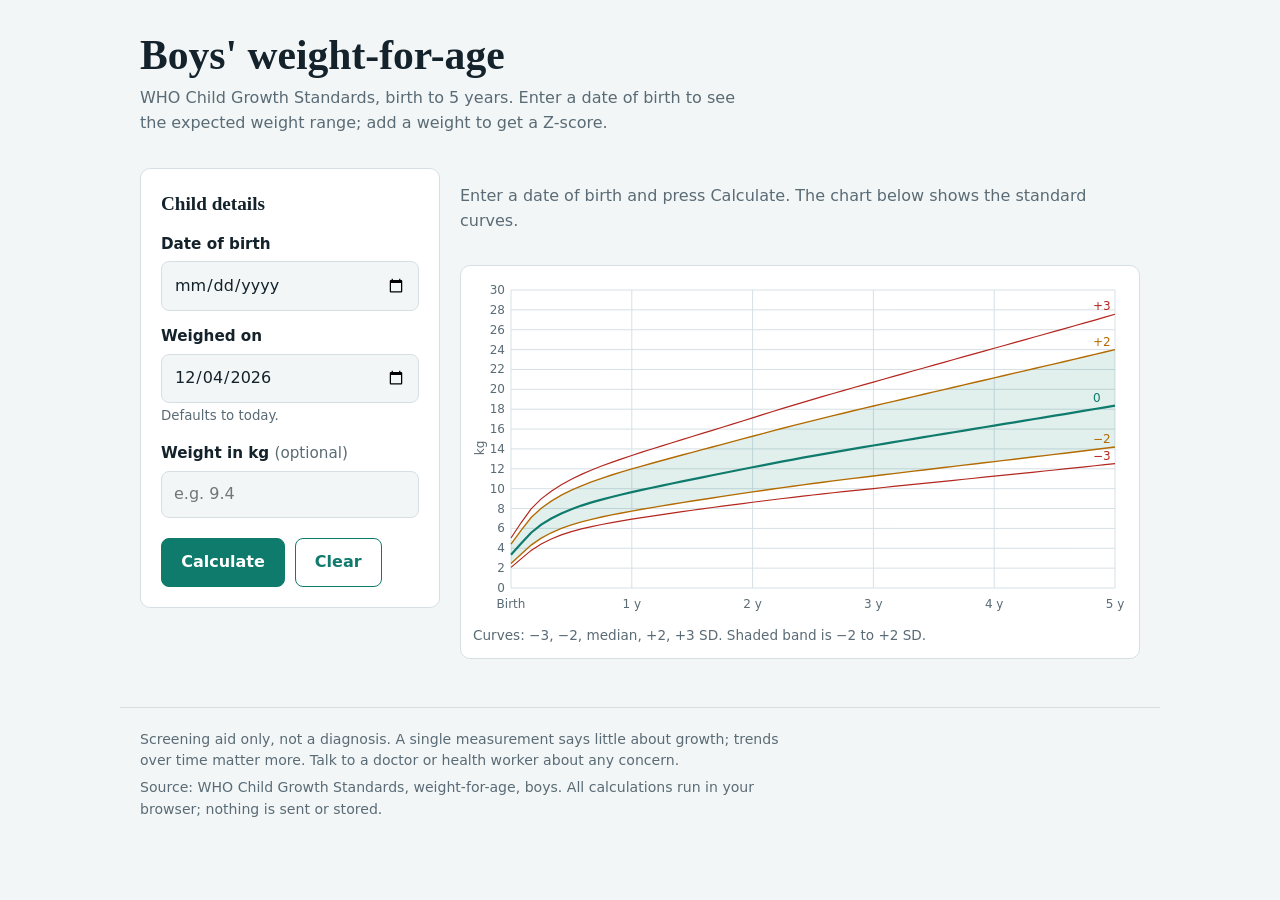
<file: boys/index.html>
<!DOCTYPE html>
<html lang="en">
<head>
  <meta charset="UTF-8">
  <meta name="viewport" content="width=device-width, initial-scale=1">
  <title>Boys' Weight-for-Age Z-Score Calculator (0–5 years)</title>
  <meta name="description" content="Find where a boy's weight sits on the WHO weight-for-age standard, from birth to 5 years. Runs entirely in your browser.">
  <link rel="stylesheet" href="style.css">
</head>
<body>

  <!-- ===== Header ===== -->
  <header class="site-header">
    <h1>Boys' weight-for-age</h1>
    <p>WHO Child Growth Standards, birth to 5 years. Enter a date of birth to see the expected weight range; add a weight to get a Z-score.</p>
  </header>

  <main>
    <!-- ===== Input form ===== -->
    <section class="panel" aria-labelledby="form-title">
      <h2 id="form-title">Child details</h2>
      <form id="calc-form" novalidate>
        <label for="dob">Date of birth</label>
        <input type="date" id="dob" required>

        <label for="measured">Weighed on</label>
        <input type="date" id="measured">
        <small>Defaults to today.</small>

        <label for="weight">Weight in kg <span class="opt">(optional)</span></label>
        <input type="number" id="weight" inputmode="decimal" step="0.01" min="0.5" max="40" placeholder="e.g. 9.4">

        <div class="actions">
          <button type="submit">Calculate</button>
          <button type="reset" class="ghost" id="reset">Clear</button>
        </div>
        <p id="error" class="error" role="alert" hidden></p>
      </form>
    </section>

    <!-- ===== Results ===== -->
    <section class="results" aria-live="polite" aria-labelledby="res-title">
      <h2 id="res-title" class="sr-only">Results</h2>

      <div id="empty" class="empty">Enter a date of birth and press Calculate. The chart below shows the standard curves.</div>

      <div id="output" hidden>
        <p class="age" id="age-text"></p>
        <p class="verdict" id="verdict"></p>
        <p class="detail" id="detail"></p>
      </div>

      <figure class="chart-wrap">
        <canvas id="chart" role="img" aria-label="Weight-for-age chart for boys with Z-score curves from -3 to +3"></canvas>
        <figcaption>Curves: −3, −2, median, +2, +3 SD. Shaded band is −2 to +2 SD.</figcaption>
      </figure>

      <div id="table-wrap" hidden>
        <h3>Expected weight at this age</h3>
        <div class="table-scroll">
          <table>
            <thead><tr><th>−3 SD</th><th>−2 SD</th><th>Median</th><th>+2 SD</th><th>+3 SD</th></tr></thead>
            <tbody><tr id="ref-row"></tr></tbody>
          </table>
        </div>
      </div>
    </section>
  </main>

  <!-- ===== Footer ===== -->
  <footer class="site-footer">
    <p>Screening aid only, not a diagnosis. A single measurement says little about growth; trends over time matter more. Talk to a doctor or health worker about any concern.</p>
    <p>Source: WHO Child Growth Standards, weight-for-age, boys. All calculations run in your browser; nothing is sent or stored.</p>
  </footer>

  <script src="script.js"></script>
</body>
</html>
</file>
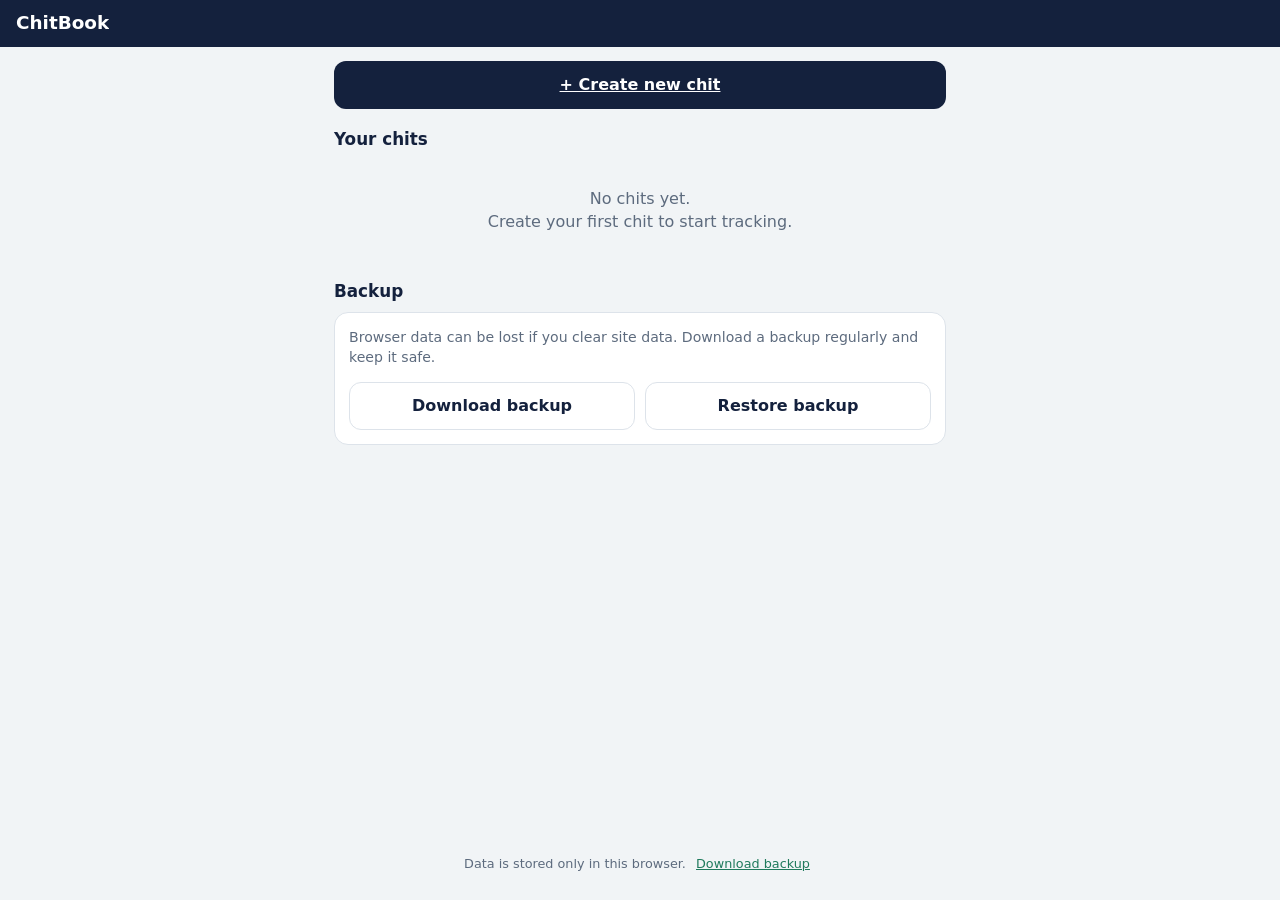
<file: chit/index.html>
<!DOCTYPE html>
<html lang="en">
<head>
  <meta charset="utf-8">
  <!-- viewport-fit=cover lets the layout use the full phone screen (notches) -->
  <meta name="viewport" content="width=device-width, initial-scale=1, viewport-fit=cover">
  <meta name="theme-color" content="#14213d">
  <title>ChitBook – Chit Fund Manager</title>
  <link rel="stylesheet" href="style.css">
</head>
<body>
  <!-- HEADER: title + back button (shown on inner screens) -->
  <header class="top">
    <button id="backBtn" class="icon-btn" hidden aria-label="Back">&#8592;</button>
    <h1 id="pageTitle">ChitBook</h1>
  </header>

  <!-- MAIN: every screen is rendered into this element by script.js -->
  <main id="app" aria-live="polite"></main>

  <!-- FOOTER -->
  <footer class="foot">
    <p>Data is stored only in this browser. <button id="backupBtn" class="link">Download backup</button></p>
  </footer>

  <!-- Draw overlay (name shuffle animation) -->
  <div id="drawOverlay" class="overlay" hidden>
    <div class="draw-card">
      <p id="drawLabel">Drawing month 1…</p>
      <div id="drawName" class="draw-name">—</div>
      <button id="drawClose" class="btn" hidden>Done</button>
    </div>
  </div>

  <div id="toast" class="toast" role="status" hidden></div>
  <input type="file" id="importFile" accept="application/json" hidden>
  <script src="script.js"></script>
</body>
</html>
</file>
<file: boys/style.css>
/* ===== Design tokens ===== */
:root {
  --bg: #f2f6f7;
  --surface: #ffffff;
  --ink: #14222b;
  --muted: #5a6b75;
  --line: #d6e0e4;
  --teal: #0f7b6c;
  --teal-soft: #dff1ee;
  --amber: #b36b00;
  --red: #b3261e;
  --radius: 10px;
}
@media (prefers-color-scheme: dark) {
  :root {
    --bg: #0e171c; --surface: #16232a; --ink: #e8f0f3; --muted: #9bb0ba;
    --line: #2a3c45; --teal: #4fd1b8; --teal-soft: #17352f; --amber: #f0a73a; --red: #ff7b72;
  }
}

* { box-sizing: border-box; }
body {
  margin: 0; background: var(--bg); color: var(--ink);
  font: 16px/1.55 system-ui, -apple-system, "Segoe UI", Roboto, sans-serif;
}
h1, h2, h3, .verdict { font-family: Georgia, "Times New Roman", serif; font-weight: 600; }
.sr-only { position: absolute; width: 1px; height: 1px; overflow: hidden; clip: rect(0 0 0 0); }

/* ===== Header ===== */
.site-header { max-width: 1040px; margin: 0 auto; padding: 2rem 1.25rem 1rem; }
.site-header h1 { margin: 0 0 .4rem; font-size: clamp(1.8rem, 5vw, 2.6rem); line-height: 1.15; }
.site-header p { margin: 0; color: var(--muted); max-width: 60ch; }

/* ===== Layout: stacked on mobile, two columns on wide screens ===== */
main { max-width: 1040px; margin: 0 auto; padding: 1rem 1.25rem 2rem; display: grid; gap: 1.25rem; }
@media (min-width: 860px) { main { grid-template-columns: 300px 1fr; align-items: start; } }

.panel { background: var(--surface); border: 1px solid var(--line); border-radius: var(--radius); padding: 1.25rem; }
.panel h2 { margin: 0 0 .75rem; font-size: 1.2rem; }

/* ===== Form ===== */
label { display: block; margin: .9rem 0 .3rem; font-weight: 600; font-size: .95rem; }
.opt { font-weight: 400; color: var(--muted); }
input {
  width: 100%; padding: .65rem .75rem; font: inherit; color: var(--ink);
  background: var(--bg); border: 1px solid var(--line); border-radius: 8px;
}
input:focus-visible, button:focus-visible { outline: 3px solid var(--teal); outline-offset: 2px; }
small { color: var(--muted); }
.actions { display: flex; gap: .6rem; margin-top: 1.2rem; }
button {
  font: inherit; font-weight: 600; padding: .7rem 1.2rem; border-radius: 8px; cursor: pointer;
  border: 1px solid var(--teal); background: var(--teal); color: #fff;
}
@media (prefers-color-scheme: dark) { button { color: #06201b; } }
button.ghost { background: transparent; color: var(--teal); }
.error { color: var(--red); font-weight: 600; margin: .9rem 0 0; }

/* ===== Results ===== */
.results { min-width: 0; }
.empty { color: var(--muted); padding: 1rem 0; }
.age { margin: 0; color: var(--muted); }
.verdict { margin: .2rem 0 .3rem; font-size: clamp(1.6rem, 4.5vw, 2.2rem); line-height: 1.2; }
.verdict.ok { color: var(--teal); }
.verdict.warn { color: var(--amber); }
.verdict.alert { color: var(--red); }
.detail { margin: 0 0 1rem; max-width: 65ch; }

.chart-wrap { margin: 1rem 0; background: var(--surface); border: 1px solid var(--line); border-radius: var(--radius); padding: .75rem; }
.chart-wrap canvas { width: 100%; height: 340px; display: block; }
@media (max-width: 520px) { .chart-wrap canvas { height: 280px; } }
figcaption { font-size: .85rem; color: var(--muted); margin-top: .4rem; }

h3 { font-size: 1.05rem; margin: 1rem 0 .5rem; }
.table-scroll { overflow-x: auto; }
table { width: 100%; border-collapse: collapse; background: var(--surface); border: 1px solid var(--line); }
th, td { padding: .6rem; text-align: center; border-bottom: 1px solid var(--line); }
th { font-size: .85rem; color: var(--muted); font-weight: 600; }
td { font-variant-numeric: tabular-nums; }

/* ===== Footer ===== */
.site-footer { max-width: 1040px; margin: 0 auto; padding: 1rem 1.25rem 2.5rem; color: var(--muted); font-size: .88rem; border-top: 1px solid var(--line); }
.site-footer p { margin: .3rem 0; max-width: 75ch; }
</file>
<file: chit/style.css>
/* ===== Design tokens (light + dark) ===== */
:root{
  --bg:#f1f4f6; --card:#fff; --ink:#14213d; --muted:#5d6b7e; --line:#dde3ea;
  --brand:#14213d; --brand-ink:#fff; --money:#1f7a5c; --money-bg:#e2f3ec;
  --gold:#e9a23b; --gold-bg:#fdf0d9; --danger:#b3261e; --danger-bg:#fbe4e2;
  --r:14px; color-scheme:light dark;
}
@media (prefers-color-scheme:dark){
  :root{--bg:#0e1420; --card:#18202e; --ink:#eaf0f7; --muted:#9aa8bb; --line:#2a3548;
    --brand:#2b3d63; --money:#58c79f; --money-bg:#173a2f; --gold-bg:#3b2f17; --danger:#ff8a80; --danger-bg:#3d1e1c;}
}
*{box-sizing:border-box}
html{-webkit-text-size-adjust:100%}
body{margin:0;background:var(--bg);color:var(--ink);min-height:100vh;min-height:100dvh;display:flex;flex-direction:column;
  font:16px/1.45 system-ui,-apple-system,"Segoe UI",Roboto,sans-serif}

/* ===== Header / footer ===== */
.top{position:sticky;top:0;z-index:5;display:flex;align-items:center;gap:8px;background:var(--brand);color:var(--brand-ink);
  padding:calc(10px + env(safe-area-inset-top)) 16px 10px}
.top h1{margin:0;font-size:1.15rem;font-weight:700;white-space:nowrap;overflow:hidden;text-overflow:ellipsis}
.icon-btn{background:none;border:0;color:inherit;font-size:1.4rem;min-width:44px;min-height:44px;cursor:pointer;margin-left:-10px}
.foot{padding:16px 16px calc(20px + env(safe-area-inset-bottom));text-align:center;color:var(--muted);font-size:.8rem}
.foot p{margin:0}
main{flex:1;width:100%;max-width:640px;margin:0 auto;padding:14px 14px 24px}

/* ===== Basic elements ===== */
h2{font-size:1.05rem;margin:18px 0 8px}
.card{background:var(--card);border:1px solid var(--line);border-radius:var(--r);padding:14px;margin-bottom:12px}
.card.tap{display:block;color:inherit;text-decoration:none;cursor:pointer}
.row{display:flex;justify-content:space-between;align-items:center;gap:10px}
.muted{color:var(--muted);font-size:.88rem}
.big{font-size:1.6rem;font-weight:800;letter-spacing:-.02em}
.grid2{display:grid;grid-template-columns:1fr 1fr;gap:10px}
.stat{background:var(--card);border:1px solid var(--line);border-radius:var(--r);padding:12px}
.stat b{display:block;font-size:1.2rem}
.pill{display:inline-block;border-radius:99px;padding:2px 10px;font-size:.78rem;font-weight:600;background:var(--line);color:var(--muted)}
.pill.ok{background:var(--money-bg);color:var(--money)}
.pill.warn{background:var(--gold-bg);color:#9a6a12}
.pill.bad{background:var(--danger-bg);color:var(--danger)}
@media (prefers-color-scheme:dark){.pill.warn{color:var(--gold)}}
.progress{height:8px;background:var(--line);border-radius:9px;overflow:hidden;margin-top:10px}
.progress i{display:block;height:100%;background:var(--money)}
.empty{text-align:center;padding:28px 10px;color:var(--muted)}

/* ===== Buttons & forms (44px+ touch targets) ===== */
.btn{display:inline-flex;justify-content:center;align-items:center;min-height:48px;padding:0 18px;border-radius:12px;border:0;
  background:var(--brand);color:var(--brand-ink);font:inherit;font-weight:700;cursor:pointer}
.btn.block{display:flex;width:100%}
.btn.gold{background:var(--gold);color:#2a1d00}
.btn.ghost{background:transparent;color:var(--ink);border:1.5px solid var(--line)}
.btn.danger{background:var(--danger-bg);color:var(--danger)}
.btn.sm{min-height:36px;padding:0 12px;font-size:.85rem}
.btn:disabled{opacity:.45;cursor:not-allowed}
.link{background:none;border:0;color:var(--money);font:inherit;text-decoration:underline;cursor:pointer;padding:6px}
label{display:block;font-weight:600;font-size:.9rem;margin:12px 0 4px}
input,select,textarea{width:100%;min-height:48px;padding:10px 12px;border:1.5px solid var(--line);border-radius:10px;
  background:var(--card);color:var(--ink);font:inherit;font-size:16px /* 16px stops iOS zoom-on-focus */}
textarea{min-height:130px;resize:vertical}
:focus-visible{outline:3px solid var(--gold);outline-offset:2px}
.err{color:var(--danger);font-size:.88rem;margin:8px 0 0}

/* ===== Tabs (sticky under header; scroll sideways on tiny screens) ===== */
.tabs{position:sticky;top:calc(64px + env(safe-area-inset-top));z-index:4;display:flex;gap:6px;overflow-x:auto;background:var(--bg);padding:8px 0;margin-bottom:6px}
.tabs a{flex:1;text-align:center;white-space:nowrap;padding:10px 12px;border-radius:10px;color:var(--muted);text-decoration:none;font-weight:600;font-size:.9rem}
.tabs a[aria-current=page]{background:var(--brand);color:var(--brand-ink)}

/* ===== Lists ===== */
.list{list-style:none;margin:0;padding:0}
.list li{display:flex;justify-content:space-between;align-items:center;gap:8px;padding:11px 0;border-bottom:1px solid var(--line)}
.list li:last-child{border:0}
.list .sub{display:block;color:var(--muted);font-size:.82rem}
.list .amt{font-weight:700;white-space:nowrap}
.notice{background:var(--gold-bg);border-radius:var(--r);padding:10px 12px;font-size:.9rem;margin-bottom:12px}

/* ===== Draw overlay ===== */
.overlay{position:fixed;inset:0;z-index:20;background:rgba(10,15,28,.85);display:flex;align-items:center;justify-content:center;padding:20px}
.overlay[hidden]{display:none}
.draw-card{background:var(--card);border-radius:20px;padding:28px 20px;width:100%;max-width:380px;text-align:center}
.draw-name{font-size:2rem;font-weight:800;margin:18px 0 22px;min-height:2.6em;display:flex;align-items:center;justify-content:center;
  word-break:break-word;color:var(--money)}
.draw-name.final{animation:pop .5s ease-out}
@keyframes pop{from{transform:scale(.7);opacity:.3}to{transform:scale(1);opacity:1}}
@media (prefers-reduced-motion:reduce){.draw-name.final{animation:none}}

.toast{position:fixed;left:50%;bottom:calc(24px + env(safe-area-inset-bottom));transform:translateX(-50%);z-index:30;
  background:var(--ink);color:var(--bg);padding:11px 18px;border-radius:99px;font-weight:600;font-size:.9rem;max-width:90%}
.toast[hidden]{display:none}
</file>
